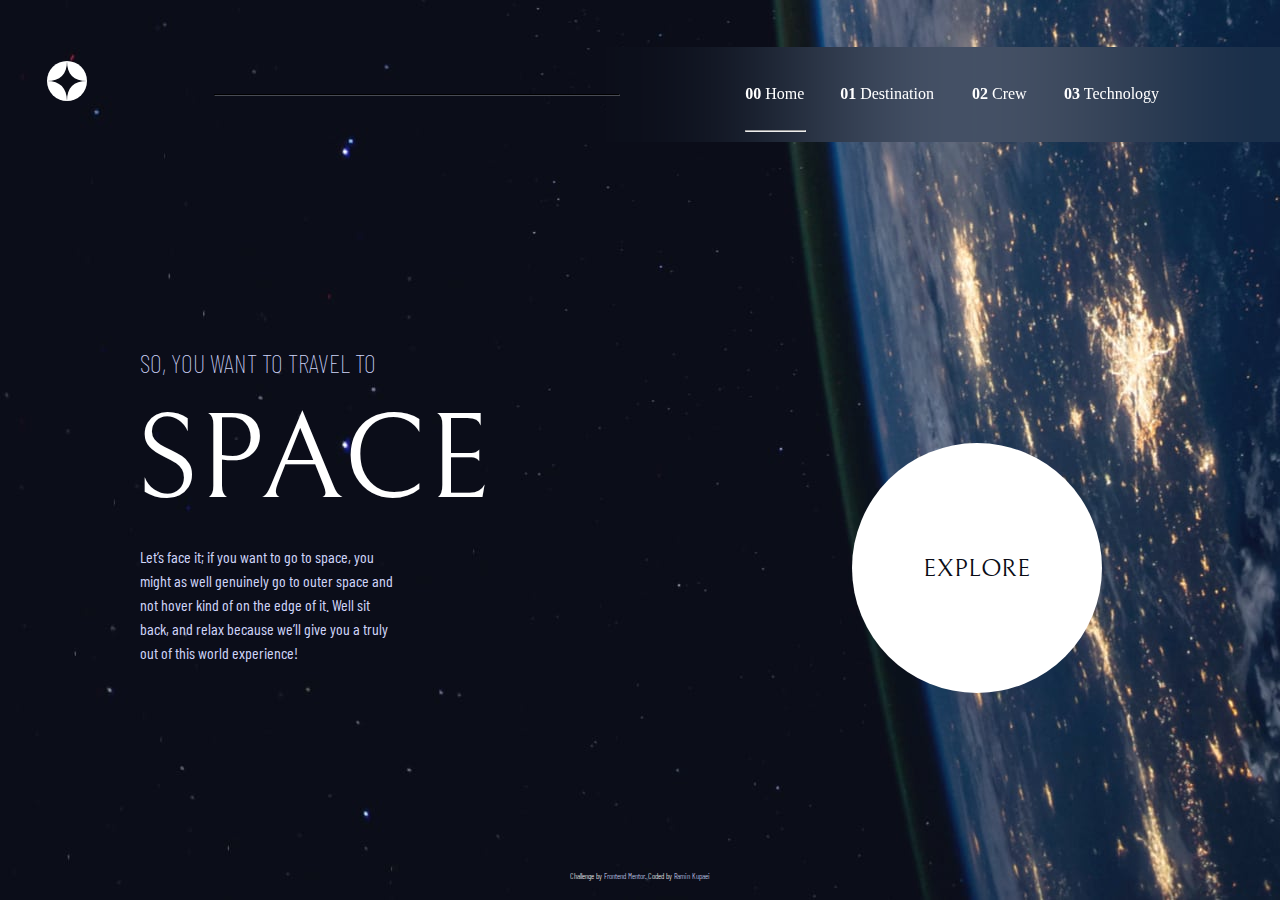
<file: starter-code/index.html>
<!DOCTYPE html>
<html lang="en">

<head>
  <meta charset="UTF-8">
  <meta name="viewport" content="width=device-width, initial-scale=1.0">
  <!-- FONTS -->
  <link rel="preconnect" href="https://fonts.googleapis.com">
  <link rel="preconnect" href="https://fonts.gstatic.com" crossorigin>
  <link
    href="https://fonts.googleapis.com/css2?family=Barlow+Condensed:wght@100;300&family=Barlow:wght@300&family=Bellefair&display=swap"
    rel="stylesheet">
  <link rel="icon" type="image/png" sizes="32x32" href="./assets/favicon-32x32.png">
  <!-- CSS CONNECTION -->
  <link rel="stylesheet" href="index.css">
  <title>Space tourism website</title>
</head>

<body>
  <div class="navPart">
    <nav class="navPartnav">
      <a class="navPartnav-parts navPartnav-part1" href="index.html"><b>00</b> Home
        <hr class="part1HR"></a>
      <a class="navPartnav-parts navPartnav-part2" href="destination-moon.html"><b>01</b> Destination
        <hr class="part2HR"></a>
      <a class="navPartnav-parts navPartnav-part3" href="crew-commander.html"><b>02</b> Crew
        <hr class="part3HR"></a>
      <a class="navPartnav-parts navPartnav-part4" href="technology-capsule.html"><b>03</b> Technology
        <hr class="part4HR"></a>
    </nav>
    <hr class="navPartHR">
    <img class="navPartLogo" src="assets/shared/logo.svg" alt="">
  </div>

  <div class="mainPageText">
    <p class="mainPageText1"> SO, YOU WANT TO TRAVEL TO </p>
    <p class="mainPageText2"> SPACE</p>
    <p class="mainPageText3"> Let’s face it; if you want to go to space, you might as well genuinely go to
      outer space and not hover kind of on the edge of it. Well sit back, and relax
      because we’ll give you a truly out of this world experience!</p>
  </div>
  <div class="mainPageButton">
    <button class="mainPageButton-btn" id="myButton">EXPLORE</button>
  </div>
  <div class="buttonBackGlow">
    <button class="animate__fadeIn buttonBackGlow-btn"></button>
  </div>

  <!-- credit -->
  <div class="attribution">
    <h6 class="attributionText">Challenge by <a href="https://www.frontendmentor.io?ref=challenge"
        target="_blank">Frontend Mentor</a>.
      Coded by <a href="https://github.com/RaminKp?tab=repositories" target="_blank">Ramin Kupaei</a></h6>
  </div>

  <script src="mainPageButtonHover.js"></script>
  <script>
    document.getElementById("myButton").addEventListener("click", function () {
      window.location.href = "destination-moon.html";
    });
  </script>
</body>

</html>
</file>
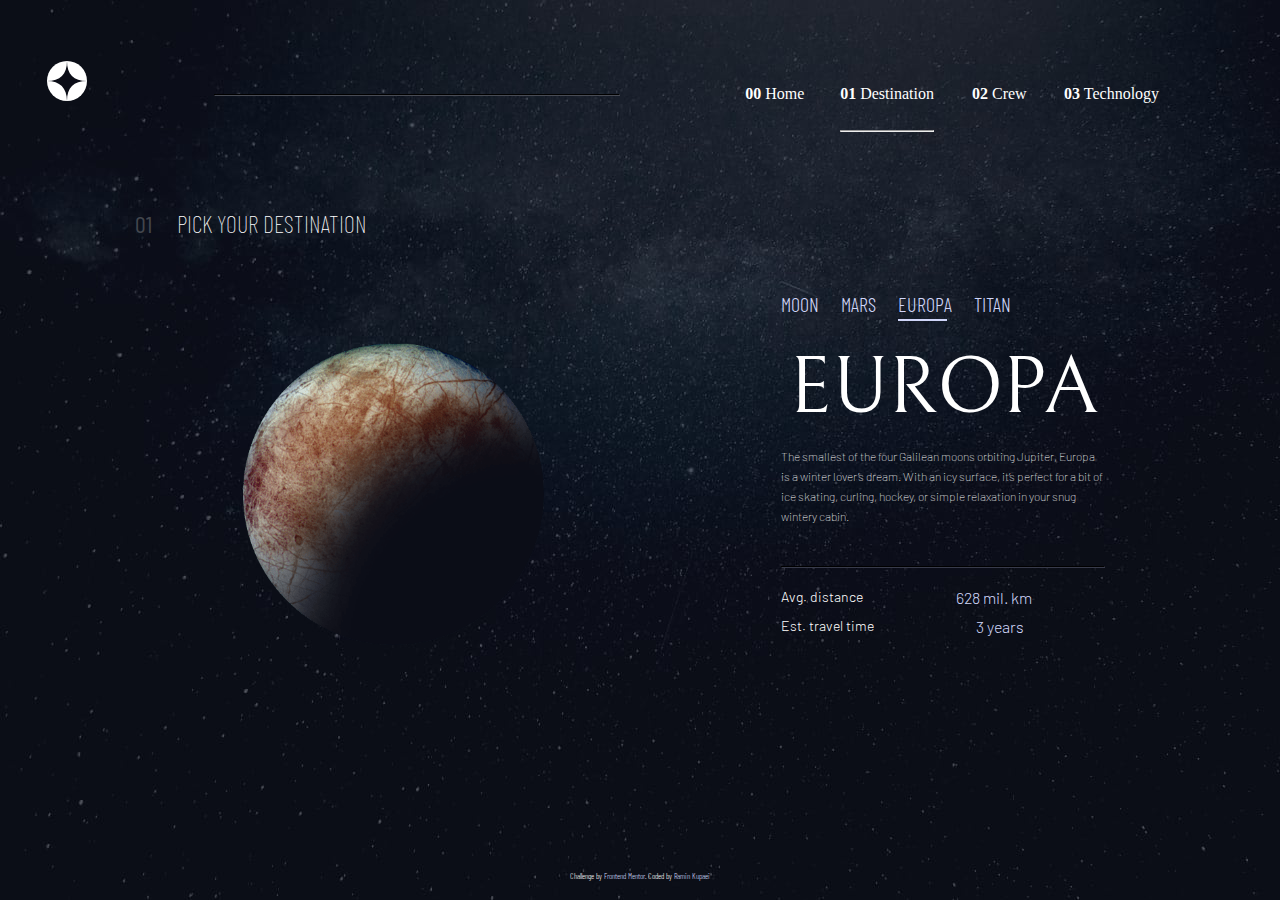
<file: starter-code/destination-europa.html>
<!DOCTYPE html>
<html lang="en">

<head>
  <meta charset="UTF-8">
  <meta name="viewport" content="width=device-width, initial-scale=1.0">

  <!-- FONTS -->
  <link rel="preconnect" href="https://fonts.googleapis.com">
  <link rel="preconnect" href="https://fonts.gstatic.com" crossorigin>
  <link
    href="https://fonts.googleapis.com/css2?family=Barlow+Condensed:wght@100;300&family=Barlow:wght@200;300&family=Bellefair&display=swap"
    rel="stylesheet">
  <!-- CSS CONNECTION -->
  <link rel="stylesheet" href="destinations.css">
  <title>Space tourism website</title>

</head>

<body>

  <div class="navPart">
    <nav class="navPartnav">
      <a class="navPartnav-parts navPartnav-part1" href="index.html"><b>00</b> Home
        <hr class="part1HR"></a>
      <a class="navPartnav-parts navPartnav-part2" href="destination-moon.css"><b>01</b> Destination
        <hr class="part2HR"></a>
      <a class="navPartnav-parts navPartnav-part3" href="crew-commander.html"><b>02</b> Crew
        <hr class="part3HR"></a>
      <a class="navPartnav-parts navPartnav-part4" href="technology-vehicle.html"><b>03</b> Technology
        <hr class="part4HR"></a>
    </nav>
    <hr class="navPartHR">
    <img class="navPartLogo" src="assets/shared/logo.svg" alt="">
  </div>


  <div class="destPage">
    <!-------------------------------------DESTINATION MOON PART----------------------------------------------------->
    <div class="destPage-title">
      <h2 class="destPage-titleText"><strong class="destPage-titleNumber">01 </strong>PICK YOUR DESTINATION</h2>
    </div>
    <div class="destPage-imgPart"><img class="destPage-img" src="assets/destination/image-europa.png" alt=""></div>
    <div class="destPage-explained">
      <ul class="destPage-insideMenu">
        <li class="insideMenuItems"><a href="destination-moon.html">MOON</a></li>
        <li class="insideMenuItems"><a href="destination-mars.html">MARS</a></li>
        <li class="insideMenuItems"><a class="active" href="destination-europa.html">EUROPA</a></li>
        <li class="insideMenuItems"><a href="destination-titan.html">TITAN</a></li>
      </ul>
      <h1 class="destPage-explainedTitle">EUROPA</h1>
      <p class="destPage-explainedText">
        The smallest of the four Galilean moons orbiting Jupiter, Europa is a
        winter lover’s dream. With an icy surface, it’s perfect for a bit of
        ice skating, curling, hockey, or simple relaxation in your snug
        wintery cabin.</p>
      <hr class="destPage-explainedHR">
      <div class="destPage-explainedStats1">
        <p class="destPage-explainedStats1-title"> Avg. distance</p>
        <p class="destPage-explainedStats1-answer"> 628 mil. km</p>
      </div>
      <div class="destPage-explainedStats2">
        <p class="destPage-explainedStats2-title"> Est. travel time</p>
        <p class="destPage-explainedStats2-answer"> 3 years</p>
      </div>
    </div>

  </div>

  <!-- credit -->
  <div class="attribution">
    <h6 class="attributionText">Challenge by <a href="https://www.frontendmentor.io?ref=challenge"
        target="_blank">Frontend Mentor</a>.
      Coded by <a href="https://github.com/RaminKp?tab=repositories" target="_blank">Ramin Kupaei</a></h6>
  </div>

  <script src="destinations.js"></script>
</body>

</html>
</file>
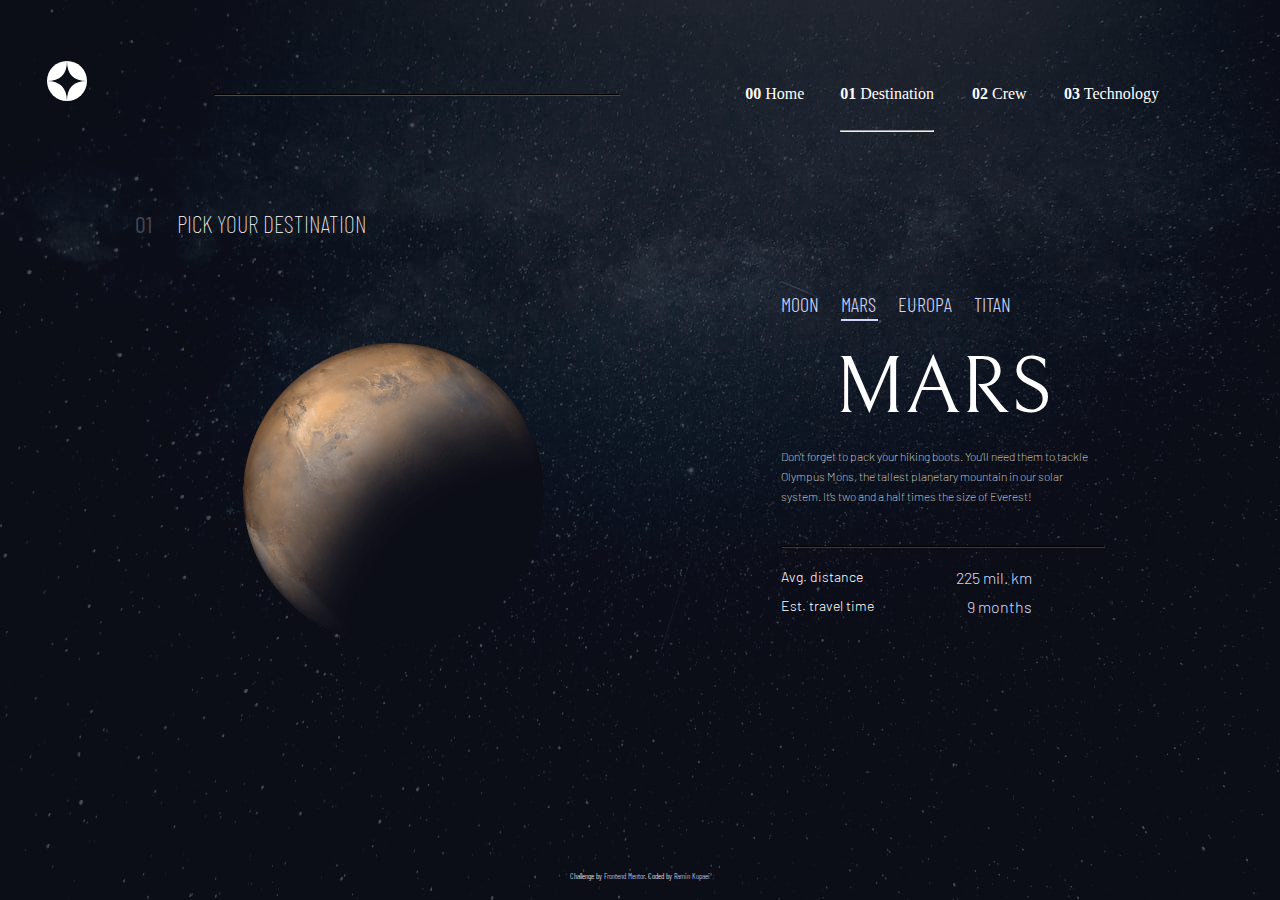
<file: starter-code/destination-mars.html>
<!DOCTYPE html>
<html lang="en">

<head>
  <meta charset="UTF-8">
  <meta name="viewport" content="width=device-width, initial-scale=1.0">

  <!-- FONTS -->
  <link rel="preconnect" href="https://fonts.googleapis.com">
  <link rel="preconnect" href="https://fonts.gstatic.com" crossorigin>
  <link
    href="https://fonts.googleapis.com/css2?family=Barlow+Condensed:wght@100;300&family=Barlow:wght@200;300&family=Bellefair&display=swap"
    rel="stylesheet">
  <!-- CSS CONNECTION -->
  <link rel="stylesheet" href="destinations.css">
  <title>Space tourism website</title>

</head>

<body>

  <div class="navPart">
    <nav class="navPartnav">
      <a class="navPartnav-parts navPartnav-part1" href="index.html"><b>00</b> Home
        <hr class="part1HR"></a>
      <a class="navPartnav-parts navPartnav-part2" href="destination-moon.css"><b>01</b> Destination
        <hr class="part2HR"></a>
      <a class="navPartnav-parts navPartnav-part3" href="crew-commander.html"><b>02</b> Crew
        <hr class="part3HR"></a>
      <a class="navPartnav-parts navPartnav-part4" href="technology-vehicle.html"><b>03</b> Technology
        <hr class="part4HR"></a>
    </nav>
    <hr class="navPartHR">
    <img class="navPartLogo" src="assets/shared/logo.svg" alt="">
  </div>


  <div class="destPage">
    <!-------------------------------------DESTINATION MOON PART----------------------------------------------------->
    <div class="destPage-title">
      <h2 class="destPage-titleText"><strong class="destPage-titleNumber">01 </strong>PICK YOUR DESTINATION</h2>
    </div>
    <div class="destPage-imgPart"><img class="destPage-img" src="assets/destination/image-mars.png" alt=""></div>
    <div class="destPage-explained">
      <ul class="destPage-insideMenu">
        <li class="insideMenuItems"><a href="destination-moon.html">MOON</a></li>
        <li class="insideMenuItems"><a class="active" href="destination-mars.html">MARS</a></li>
        <li class="insideMenuItems"><a href="destination-europa.html">EUROPA</a></li>
        <li class="insideMenuItems"><a href="destination-titan.html">TITAN</a></li>
      </ul>
      <h1 class="destPage-explainedTitle">MARS</h1>
      <p class="destPage-explainedText"> Don’t forget to pack your hiking boots. You’ll need them to tackle Olympus
        Mons,
        the tallest planetary mountain in our solar system. It’s two and a half times
        the size of Everest!</p>
      <hr class="destPage-explainedHR">
      <div class="destPage-explainedStats1">
        <p class="destPage-explainedStats1-title"> Avg. distance</p>
        <p class="destPage-explainedStats1-answer"> 225 mil. km</p>
      </div>
      <div class="destPage-explainedStats2">
        <p class="destPage-explainedStats2-title"> Est. travel time</p>
        <p class="destPage-explainedStats2-answer"> 9 months</p>
      </div>
    </div>

  </div>

  <!-- credit -->
  <div class="attribution">
    <h6 class="attributionText">Challenge by <a href="https://www.frontendmentor.io?ref=challenge"
        target="_blank">Frontend Mentor</a>.
      Coded by <a href="https://github.com/RaminKp?tab=repositories" target="_blank">Ramin Kupaei</a></h6>
  </div>

  <script src="destinations.js"></script>
</body>

</html>
</file>
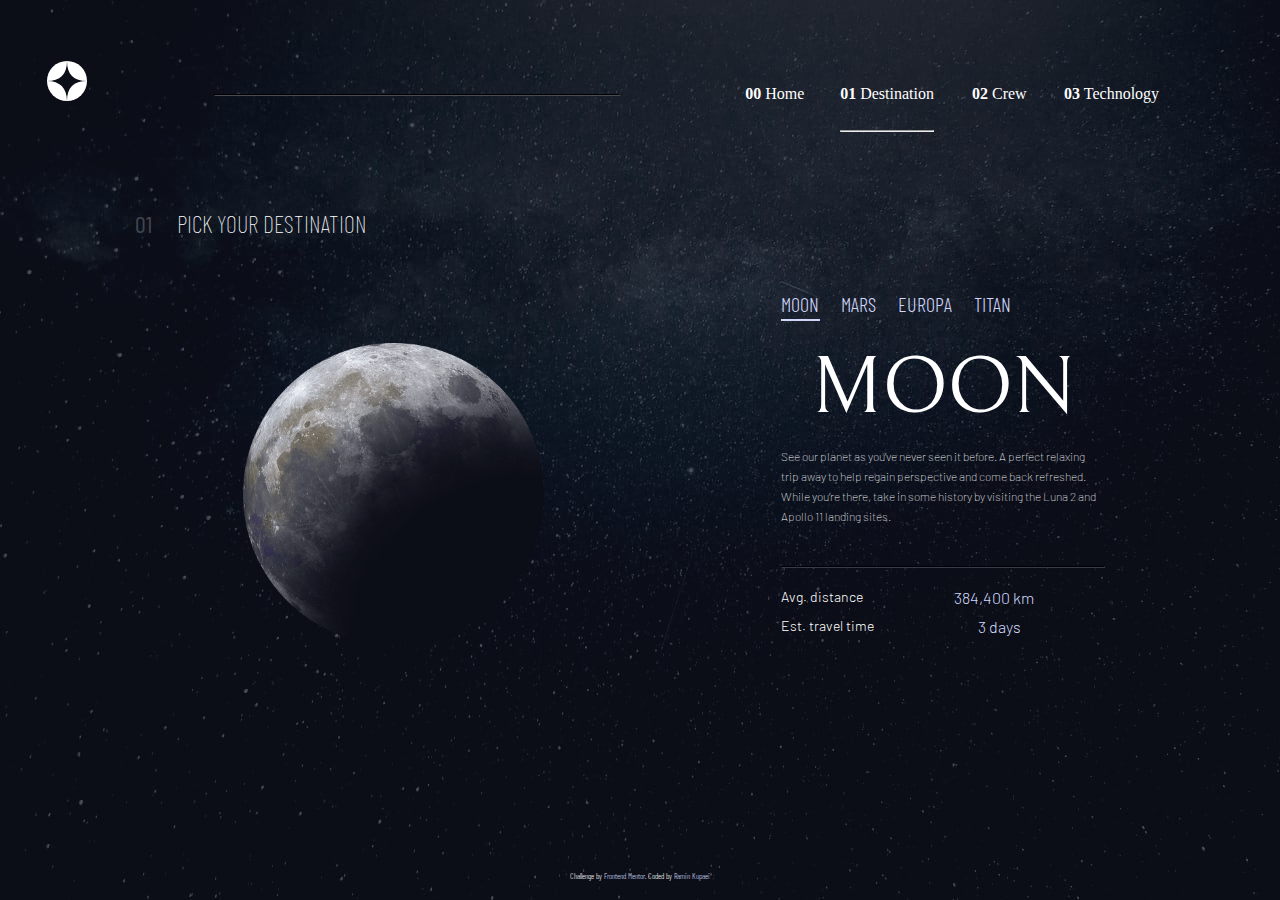
<file: starter-code/destination-moon.html>
<!DOCTYPE html>
<html lang="en">

<head>
  <meta charset="UTF-8">
  <meta name="viewport" content="width=device-width, initial-scale=1.0">

  <!-- FONTS -->
  <link rel="preconnect" href="https://fonts.googleapis.com">
  <link rel="preconnect" href="https://fonts.gstatic.com" crossorigin>
  <link
    href="https://fonts.googleapis.com/css2?family=Barlow+Condensed:wght@100;300&family=Barlow:wght@200;300&family=Bellefair&display=swap"
    rel="stylesheet">
  <!-- CSS CONNECTION -->
  <link rel="stylesheet" href="destinations.css">
  <title>Space tourism website</title>

</head>

<body>

  <div class="navPart">
    <nav class="navPartnav">
      <a class="navPartnav-parts navPartnav-part1" href="index.html"><b>00</b> Home
        <hr class="part1HR"></a>
      <a class="navPartnav-parts navPartnav-part2" href="destination-moon.css"><b>01</b> Destination
        <hr class="part2HR"></a>
      <a class="navPartnav-parts navPartnav-part3" href="crew-commander.html"><b>02</b> Crew
        <hr class="part3HR"></a>
      <a class="navPartnav-parts navPartnav-part4" href="technology-vehicle.html"><b>03</b> Technology
        <hr class="part4HR"></a>
    </nav>
    <hr class="navPartHR">
    <img class="navPartLogo" src="assets/shared/logo.svg" alt="">
  </div>


  <div class="destPage">
    <!-------------------------------------DESTINATION PART----------------------------------------------------->
    <div class="destPage-title">
      <h2 class="destPage-titleText"><strong class="destPage-titleNumber">01 </strong>PICK YOUR DESTINATION</h2>
    </div>
    <div class="destPage-imgPart"><img class="destPage-img" src="assets/destination/image-moon.png" alt=""></div>
    <div class="destPage-explained">
      <ul class="destPage-insideMenu">
        <li class="insideMenuItems"><a class="active" href="destination-moon.html">MOON</a></li>
        <li class="insideMenuItems"><a href="destination-mars.html">MARS</a></li>
        <li class="insideMenuItems"><a href="destination-europa.html">EUROPA</a></li>
        <li class="insideMenuItems"><a href="destination-titan.html">TITAN</a></li>
      </ul>
      <h1 class="destPage-explainedTitle">MOON</h1>
      <p class="destPage-explainedText"> See our planet as you’ve never seen it before. A perfect relaxing trip away to
        help
        regain perspective and come back refreshed. While you’re there, take in some history
        by visiting the Luna 2 and Apollo 11 landing sites.</p>
      <hr class="destPage-explainedHR">
      <div class="destPage-explainedStats1">
        <p class="destPage-explainedStats1-title"> Avg. distance</p>
        <p class="destPage-explainedStats1-answer"> 384,400 km</p>
      </div>
      <div class="destPage-explainedStats2">
        <p class="destPage-explainedStats2-title"> Est. travel time</p>
        <p class="destPage-explainedStats2-answer"> 3 days</p>
      </div>
    </div>

  </div>

  <!-- credit -->
  <div class="attribution">
    <h6 class="attributionText">Challenge by <a href="https://www.frontendmentor.io?ref=challenge"
        target="_blank">Frontend Mentor</a>.
      Coded by <a href="https://github.com/RaminKp?tab=repositories" target="_blank">Ramin Kupaei</a></h6>
  </div>

  <script src="destinations.js"></script>
</body>

</html>
</file>
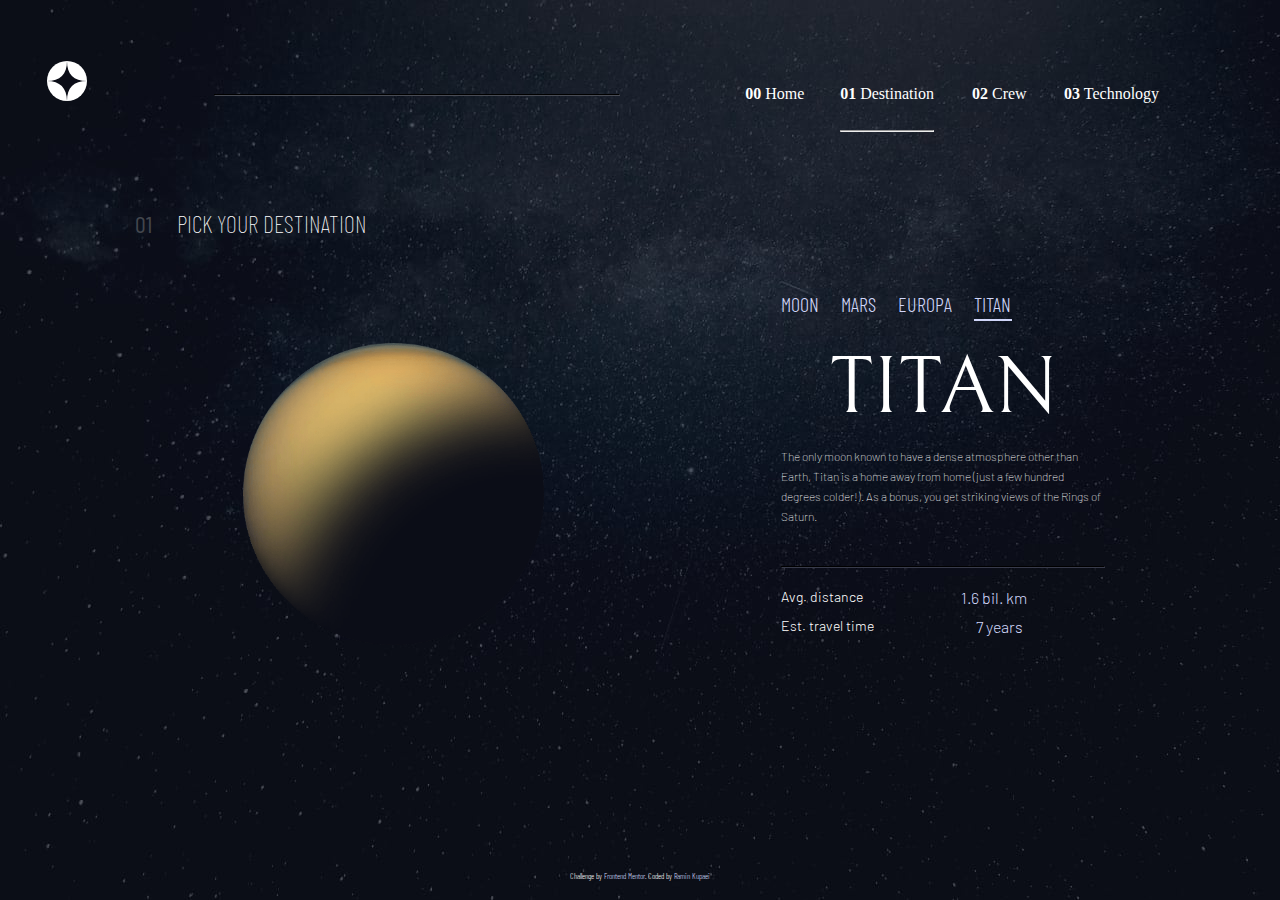
<file: starter-code/destination-titan.html>
<!DOCTYPE html>
<html lang="en">

<head>
  <meta charset="UTF-8">
  <meta name="viewport" content="width=device-width, initial-scale=1.0">

  <!-- FONTS -->
  <link rel="preconnect" href="https://fonts.googleapis.com">
  <link rel="preconnect" href="https://fonts.gstatic.com" crossorigin>
  <link
    href="https://fonts.googleapis.com/css2?family=Barlow+Condensed:wght@100;300&family=Barlow:wght@200;300&family=Bellefair&display=swap"
    rel="stylesheet">
  <!-- CSS CONNECTION -->
  <link rel="stylesheet" href="destinations.css">
  <title>Space tourism website</title>

</head>

<body>

  <div class="navPart">
    <nav class="navPartnav">
      <a class="navPartnav-parts navPartnav-part1" href="index.html"><b>00</b> Home
        <hr class="part1HR"></a>
      <a class="navPartnav-parts navPartnav-part2" href="destination-moon.css"><b>01</b> Destination
        <hr class="part2HR"></a>
      <a class="navPartnav-parts navPartnav-part3" href="crew-commander.html"><b>02</b> Crew
        <hr class="part3HR"></a>
      <a class="navPartnav-parts navPartnav-part4" href="technology-capsule.html"><b>03</b> Technology
        <hr class="part4HR"></a>
    </nav>
    <hr class="navPartHR">
    <img class="navPartLogo" src="assets/shared/logo.svg" alt="">
  </div>


  <div class="destPage">
    <!-------------------------------------DESTINATION MOON PART----------------------------------------------------->
    <div class="destPage-title">
      <h2 class="destPage-titleText"><strong class="destPage-titleNumber">01 </strong>PICK YOUR DESTINATION</h2>
    </div>
    <div class="destPage-imgPart"><img class="destPage-img" src="assets/destination/image-titan.png" alt=""></div>
    <div class="destPage-explained">
      <ul class="destPage-insideMenu">
        <li class="insideMenuItems"><a href="destination-moon.html">MOON</a></li>
        <li class="insideMenuItems"><a href="destination-mars.html">MARS</a></li>
        <li class="insideMenuItems"><a href="destination-europa.html">EUROPA</a></li>
        <li class="insideMenuItems"><a class="active" href="destination-titan.html">TITAN</a></li>
      </ul>
      <h1 class="destPage-explainedTitle">TITAN</h1>
      <p class="destPage-explainedText"> The only moon known to have a dense atmosphere other than Earth, Titan
        is a home away from home (just a few hundred degrees colder!). As a
        bonus, you get striking views of the Rings of Saturn.</p>
      <hr class="destPage-explainedHR">
      <div class="destPage-explainedStats1">
        <p class="destPage-explainedStats1-title"> Avg. distance</p>
        <p class="destPage-explainedStats1-answer"> 1.6 bil. km</p>
      </div>
      <div class="destPage-explainedStats2">
        <p class="destPage-explainedStats2-title"> Est. travel time</p>
        <p class="destPage-explainedStats2-answer"> 7 years</p>
      </div>
    </div>

  </div>

  <!-- credit -->
  <div class="attribution">
    <h6 class="attributionText">Challenge by <a href="https://www.frontendmentor.io?ref=challenge"
        target="_blank">Frontend Mentor</a>.
      Coded by <a href="https://github.com/RaminKp?tab=repositories" target="_blank">Ramin Kupaei</a></h6>
  </div>

  <script src="destinations.js"></script>
</body>

</html>
</file>
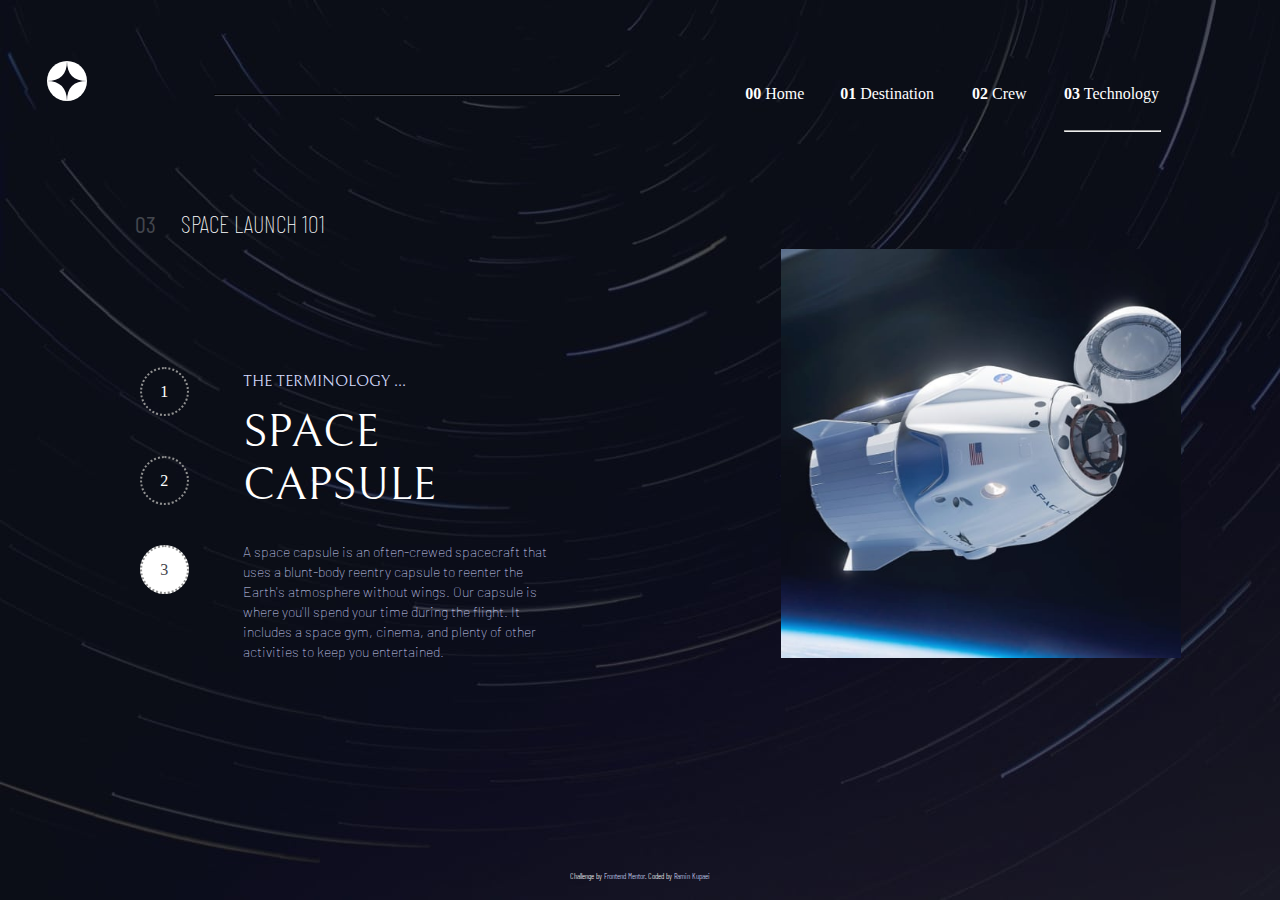
<file: starter-code/technology-capsule.html>
<!DOCTYPE html>
<html lang="en">

<head>
  <meta charset="UTF-8">
  <meta name="viewport" content="width=device-width, initial-scale=1.0">

  <!-- FONTS -->
  <link rel="preconnect" href="https://fonts.googleapis.com">
  <link rel="preconnect" href="https://fonts.gstatic.com" crossorigin>
  <link
    href="https://fonts.googleapis.com/css2?family=Barlow+Condensed:wght@100;300&family=Barlow:wght@200;300&family=Bellefair&display=swap"
    rel="stylesheet">
  <!-- CSS CONNECTION -->
  <link rel="stylesheet" href="technology.css">
  <title>Space tourism website</title>

</head>

<body>

  <div class="navPart">
    <nav class="navPartnav">
      <a class="navPartnav-parts navPartnav-part1" href="index.html"><b>00</b> Home
        <hr class="part1HR"></a>
      <a class="navPartnav-parts navPartnav-part2" href="destination-moon.html"><b>01</b> Destination
        <hr class="part2HR"></a>
      <a class="navPartnav-parts navPartnav-part3" href="crew-commander.html"><b>02</b> Crew
        <hr class="part3HR"></a>
      <a class="navPartnav-parts navPartnav-part4" href="technology-capsule.html"><b>03</b> Technology
        <hr class="part4HR"></a>
    </nav>
    <hr class="navPartHR">
    <img class="navPartLogo" src="assets/shared/logo.svg" alt="">
  </div>


  <div class="techPage">
    <!-------------------------------------TECH PART----------------------------------------------------->
    <div class="techPage-title">
      <h2 class="techPage-titleText"><strong class="techPage-titleNumber">03 </strong>SPACE LAUNCH 101</h2>
    </div>

    <div class="techPage-slides">
      <a class="dot" href="technology-vehicle.html">1</a>
      <a class="dot" href="technology-spaceport.html">2</a>
      <a class="dot active" href="technology-capsule.html">3</a>
    </div>

    <div class="techPage-explained">
      <h1 class="techPage-explainedTitle">THE TERMINOLOGY ...</h1>
      <h1 class="techPage-explainedTitle2">SPACE CAPSULE</h1>
      <p class="techPage-explainedText"> A space capsule is an often-crewed spacecraft that uses a blunt-body reentry
        capsule to reenter the Earth's atmosphere without wings. Our capsule is where
        you'll spend your time during the flight. It includes a space gym, cinema,
        and plenty of other activities to keep you entertained.</p>
    </div>
    <div class="techPage-imgPart"><img class="techPage-img" src="assets/technology/image-space-capsule-portrait.jpg"
        alt=""></div>
  </div>

  <!-- credit -->
  <div class="attribution">
    <h6 class="attributionText">Challenge by <a href="https://www.frontendmentor.io?ref=challenge"
        target="_blank">Frontend Mentor</a>.
      Coded by <a href="https://github.com/RaminKp?tab=repositories" target="_blank">Ramin Kupaei</a></h6>
  </div>

</body>

</html>
</file>
<file: starter-code/index.css>
html {
    scroll-behavior: smooth;
    height: 100%;
}

body {
    height: 100%;
    margin: 0;
    background-size: cover;
    background-image: url(assets/home/background-home-desktop.jpg);
    background-repeat: no-repeat;
    display: grid;
    grid-template-columns: repeat(19, 1fr);
    grid-template-rows: repeat(19, 1fr);
}

.navPart {
    grid-column: 1/20;
    grid-row: 2/4;
    display: grid;
    grid-template-columns: repeat(19, 1fr);
    grid-template-rows: repeat(7, 1fr);
}

.navPartnav {
    grid-column: 10/20;
    grid-row: 1/8;
    height: 100%;
    align-self: center;
    align-items: center;
    align-content: center;
    backdrop-filter: blur(95px);
    display: grid;
    grid-template-columns: repeat(12, 1fr);
}

.navPartnav-parts {
    text-decoration: none;
    color: white;
    justify-self: center;
}

.navPartnav-part1 {
    grid-column: 3/5;
}

.part1HR {
    width: 100%;
    grid-column: 3/5;
    position: relative;
    top: 27px;
    margin: 0;
    visibility: visible;
}

.navPartnav-part2 {
    grid-column: 5/7;
}

.part2HR {
    grid-column: 5/7;
    position: relative;
    top: 27px;
    margin: 0;
    visibility: hidden;
}

.navPartnav-part3 {
    grid-column: 7/9;
}

.part3HR {
    width: 100%;
    grid-column: 7/9;
    position: relative;
    top: 27px;
    margin: 0;
    visibility: hidden;
}

.navPartnav-part4 {
    grid-column: 9/11;
}

.part4HR {
    width: 100%;
    grid-column: 9/11;
    position: relative;
    top: 27px;
    margin: 0;
    visibility: hidden;
}

.navPartHR {
    width: 100%;
    grid-column: 4/10;
    grid-row: 3/5;
    overflow: visible;
    z-index: 2;
    align-self: flex-end;
    border-color: #484B54;
    position: relative;
    right: -12px;
    top: 3px;
}

.navPartLogo {
    width: 40px;
    grid-column: 1/3;
    grid-row: 2/5;
    justify-self: center;
}

.mainPageText {
    grid-row: 8/17;
    grid-column: 3/7;
}

.mainPageText1 {
    color: #D0D6F9;
    font-family: 'Barlow Condensed', sans-serif;
    font-size: 26px;
    font-weight: 100;
    margin: 15px 5px;
}

.mainPageText2 {
    color: white;
    font-size: 120px;
    margin: 15px 0;
    font-family: 'Bellefair', serif;
}

.mainPageText3 {
    color: #D0D6F9;
    margin: 15px 5px;
    font-family: 'Barlow Condensed', sans-serif;
    line-height: 1.5;
}

.mainPageButton{
    grid-row: 9/17;
    grid-column: 13/18;
    z-index: 2;
    align-self: center;
    justify-self: center;
}

.mainPageButton-btn{
    border-radius: 50%;
    height: 250px;
    width: 250px;
    border: none;
    background-color: white;
    font-size: 25px;
    color: #0B0D17;
    font-family: 'Bellefair', serif;
}


.mainPageButton-btn:hover{
    cursor: pointer;
}

.buttonBackGlow{
    grid-row: 8/18;
    grid-column: 12/19;
    z-index: 0;
    align-self: center;
    justify-self: center;
}

.buttonBackGlow-btn{
    border-radius: 50%;
    height: 350px;
    width: 350px;
    border: none;
    background-color: #979797;
    opacity: 0;
    transition: visibility 0.5s, opacity 0.5s;
}

.attribution {
    text-align: center;
    align-self: center;
    grid-column: 3/18;
    grid-row: 19/20;
}

.attributionText{
    font-size: 8px;
    color: #ffffff;
    font-family: 'Barlow Condensed', sans-serif;
    font-weight: 300;
}

.attribution a {
    color: #D0D6F9;
    font-family: 'Barlow Condensed', sans-serif;
    text-decoration: none;
}

h6 {
    display: block;
    font-size: 0.67em;
    margin-block-start: 0.33em;
    margin-block-end: 0.33em;
    margin-inline-start: 0px;
    margin-inline-end: 0px;
    font-weight: bold;
  }
</file>
<file: starter-code/destinations.css>
html {
  scroll-behavior: smooth;
  height: 100%;
}

body {
  height: 100%;
  margin: 0;
  background-size: cover;
  background-image: url(assets/destination/background-destination-desktop.jpg);
  background-repeat: no-repeat;
  display: grid;
  grid-template-columns: repeat(19, 1fr);
  grid-template-rows: repeat(19, 1fr);
}

.navPart {
  grid-column: 1/20;
  grid-row: 2/4;
  display: grid;
  grid-template-columns: repeat(19, 1fr);
  grid-template-rows: repeat(7, 1fr);
}

.navPartnav {
  grid-column: 10/20;
  grid-row: 1/8;
  height: 100%;
  align-self: center;
  align-items: center;
  align-content: center;
  display: grid;
  grid-template-columns: repeat(12, 1fr);
}

.navPartnav-parts {
  text-decoration: none;
  color: white;
  justify-self: center;
  opacity: 100% !important;
}

.navPartnav-part1 {
  grid-column: 3/5;
}

.part1HR {
  width: 100%;
  grid-column: 3/5;
  position: relative;
  top: 27px;
  margin: 0;
  visibility: hidden;
}

.navPartnav-part2 {
  grid-column: 5/7;
}

.part2HR {
  grid-column: 5/7;
  position: relative;
  top: 27px;
  margin: 0;
  visibility: visible;
}

.navPartnav-part3 {
  grid-column: 7/9;
}

.part3HR {
  width: 100%;
  grid-column: 7/9;
  position: relative;
  top: 27px;
  margin: 0;
  visibility: hidden;
}

.navPartnav-part4 {
  grid-column: 9/11;
}

.part4HR {
  width: 100%;
  grid-column: 9/11;
  position: relative;
  top: 27px;
  margin: 0;
  visibility: hidden;
}

.navPartHR {
  width: 100%;
  grid-column: 4/10;
  grid-row: 3/5;
  overflow: visible;
  z-index: 2;
  align-self: flex-end;
  border-color: #484B54;
  position: relative;
  right: -12px;
  top: 3px;
}

.navPartLogo {
  width: 40px;
  grid-column: 1/3;
  grid-row: 2/5;
  justify-self: center;
}

.destPage {
  grid-column: 3/19;
  grid-row: 5/18;
  display: grid;
  grid-template-columns: repeat(20, 1fr);
  grid-template-rows: repeat(12, 1fr);
}

.destPage-title {
  grid-column: 1/8;
  grid-row: 1/3;
}

.destPage-titleNumber {
  color: #43464d;
  margin-right: 20px;
}

.destPage-titleText {
  color: #ffffff;
  font-family: 'Barlow Condensed', sans-serif;
  font-weight: 100;
}

.destPage-imgPart {
  grid-column: 3/11;
  grid-row: 4/10;
}

.destPage-img {
  width: 70%;
}

.destPage-explained {
  grid-column: 13/19;
  grid-row: 3/12;
}

.insideMenuItems{
  display: inline;
}

.destPage-insideMenu{
  list-style-type: none;
  margin: 0;
  padding: 0;
}

li a{
  padding-right: 18px;
  color: #D0D6F9;
  text-decoration: none;
  font-family: 'Barlow Condensed', sans-serif;
  font-weight: 300;
  font-size: 20px;
}

li a:hover {
  color: #ffffff;
}

li a.active {
  position: relative;
}

li a.active::after {
  content: "";
  position: absolute;
  bottom: -5px; /* Adjust the value as needed */
  left: 0;
  width: 68%;
  height: 2px;
  background-color: #D0D6F9; /* Change this to the desired color */
}

.destPage-explainedTitle{
  font-size: 80px;
  color: #ffffff;
  font-family: 'Bellefair', serif;
  font-weight: 100;
  grid-row: 5/7;
  align-self: center;
  justify-self: center;
}

.destPage-explainedText{
  font-size: 12px;
  line-height: 20px;
  color: #ffffff;
  font-weight: 100;
  grid-row: 7/11;
  grid-column: 13/18;
  align-self: center;
  justify-self: center;
  font-family: 'Barlow', sans-serif;
  margin-bottom: 40px;
}

h1 {
  margin-block-start: 0.33em;
  margin-block-end: 0;
}

.destPage-explainedHR{
  border-color: #383B4B;
}

.destPage-explainedStats1 {
  display: grid;
  grid-template-columns: auto auto; /* Add this to create two columns */
  grid-gap: 20px; /* Add some spacing between the columns */
  grid-row: 9/11; /* Adjust the grid row to align with the text */
  margin-bottom: 10px;
  margin-top: 20px;
}

.destPage-explainedStats2 {
  display: grid;
  grid-template-columns: auto auto; /* Add this to create two columns */
  grid-gap: 20px; /* Add some spacing between the columns */
  grid-row: 9/11; /* Adjust the grid row to align with the text */
}

.destPage-explainedStats1-title,
.destPage-explainedStats2-title,
.destPage-explainedStats1-answer,
.destPage-explainedStats2-answer {
  font-family: 'Barlow', sans-serif;
  font-weight: 300;
  margin: 0;
}

.destPage-explainedStats1-title,
.destPage-explainedStats2-title {
  font-size: 14px;
  color: #ffffff;
}

.destPage-explainedStats1-answer,
.destPage-explainedStats2-answer {
  font-size: 16px;
  color: #D0D6F9;
}

.attribution {
  text-align: center;
  align-self: center;
  grid-column: 3/18;
  grid-row: 19/20;
}

.attributionText{
  font-size: 8px;
  color: #ffffff;
  font-family: 'Barlow Condensed', sans-serif;
  font-weight: 300;
}

.attribution a {
  color: #D0D6F9;
  font-family: 'Barlow Condensed', sans-serif;
  text-decoration: none;
}

h6 {
  display: block;
  font-size: 0.67em;
  margin-block-start: 0.33em;
  margin-block-end: 0.33em;
  margin-inline-start: 0px;
  margin-inline-end: 0px;
  font-weight: bold;
}
</file>
<file: starter-code/technology.css>
html {
  scroll-behavior: smooth;
  height: 100%;
}

body {
  height: 100%;
  margin: 0;
  background-size: cover;
  background-image: url(assets/technology/background-technology-desktop.jpg);
  background-repeat: no-repeat;
  display: grid;
  grid-template-columns: repeat(19, 1fr);
  grid-template-rows: repeat(19, 1fr);
}

.navPart {
  grid-column: 1/20;
  grid-row: 2/4;
  display: grid;
  grid-template-columns: repeat(19, 1fr);
  grid-template-rows: repeat(7, 1fr);
}

.navPartnav {
  grid-column: 10/20;
  grid-row: 1/8;
  height: 100%;
  align-self: center;
  align-items: center;
  align-content: center;
  display: grid;
  grid-template-columns: repeat(12, 1fr);
}

.navPartnav-parts {
  text-decoration: none;
  color: white;
  justify-self: center;
  opacity: 100% !important;
}

.navPartnav-part1 {
  grid-column: 3/5;
}

.part1HR {
  width: 100%;
  grid-column: 3/5;
  position: relative;
  top: 27px;
  margin: 0;
  visibility: hidden;
}

.navPartnav-part2 {
  grid-column: 5/7;
}

.part2HR {
  grid-column: 5/7;
  position: relative;
  top: 27px;
  margin: 0;
  visibility: hidden;
}

.navPartnav-part3 {
  grid-column: 7/9;
}

.part3HR {
  width: 100%;
  grid-column: 7/9;
  position: relative;
  top: 27px;
  margin: 0;
  visibility: hidden;
}

.navPartnav-part4 {
  grid-column: 9/11;
}

.part4HR {
  width: 100%;
  grid-column: 9/11;
  position: relative;
  top: 27px;
  margin: 0;
  visibility: visible;
}

.navPartHR {
  width: 100%;
  grid-column: 4/10;
  grid-row: 3/5;
  overflow: visible;
  z-index: 2;
  align-self: flex-end;
  border-color: #484B54;
  position: relative;
  right: -12px;
  top: 3px;
}

.navPartLogo {
  width: 40px;
  grid-column: 1/3;
  grid-row: 2/5;
  justify-self: center;
}

.techPage {
  grid-column: 3/19;
  grid-row: 5/20;
  display: grid;
  grid-template-columns: repeat(20, 1fr);
  grid-template-rows: repeat(12, 1fr);

}

.techPage-title {
  grid-column: 1/8;
  grid-row: 1/3;
}

.techPage-titleNumber {
  color: #43464d;
  margin-right: 20px;
}

.techPage-titleText {
  color: #ffffff;
  font-family: 'Barlow Condensed', sans-serif;
  font-weight: 100;
}

.techPage-imgPart {
  grid-row: 2/12;
  grid-column: 13/21;
}

.techPage-img {
  width: 400px;
}

.techPage-explained {
  grid-column: 3/9;
  grid-row: 4/17;
}

.techPage-explainedTitle {
  font-size: 16px;
  color: #D0D6F9;
  font-family: 'Bellefair', serif;
  font-weight: 100;
  grid-row: 5/7;
}

.techPage-explainedTitle2 {
  font-size: 46px;
  color: #ffffff;
  font-family: 'Bellefair', serif;
  font-weight: 200;
}

.techPage-explainedText {
  font-size: 14px;
  line-height: 20px;
  color: #D0D6F9;
  font-weight: 100;
  font-family: 'Barlow', sans-serif;
  margin-top: 30px;
}

h1 {
  margin-block-start: 0.33em;
  margin-block-end: 0;
}

.techPage-slides {
  grid-column: 1/3;
  grid-row: 4/10;
}

.dot {
  height: 45px;
  width: 45px;
  margin: 0 5px;
  display: flex;
  justify-content: center;
  align-items: center;
  text-decoration: none;
  background-color: transparent;
  color: #ffffff;
  border: 2px dotted #909090;
  border-radius: 50%;
  margin-bottom: 40px;
  transition: background-color 0.3s ease;
}

.dot:hover {
  border: 2px dotted #ffffff;
}

.dot.active {
  background-color: #ffffff;
  color: #43464d;
}

.attribution {
  text-align: center;
  align-self: center;
  grid-column: 3/18;
  grid-row: 19/20;
}

.attributionText{
  font-size: 8px;
  color: #ffffff;
  font-family: 'Barlow Condensed', sans-serif;
  font-weight: 300;
}

.attribution a {
  color: #D0D6F9;
  font-family: 'Barlow Condensed', sans-serif;
  text-decoration: none;
}

h6 {
  display: block;
  font-size: 0.67em;
  margin-block-start: 0.33em;
  margin-block-end: 0.33em;
  margin-inline-start: 0px;
  margin-inline-end: 0px;
  font-weight: bold;
}
</file>
